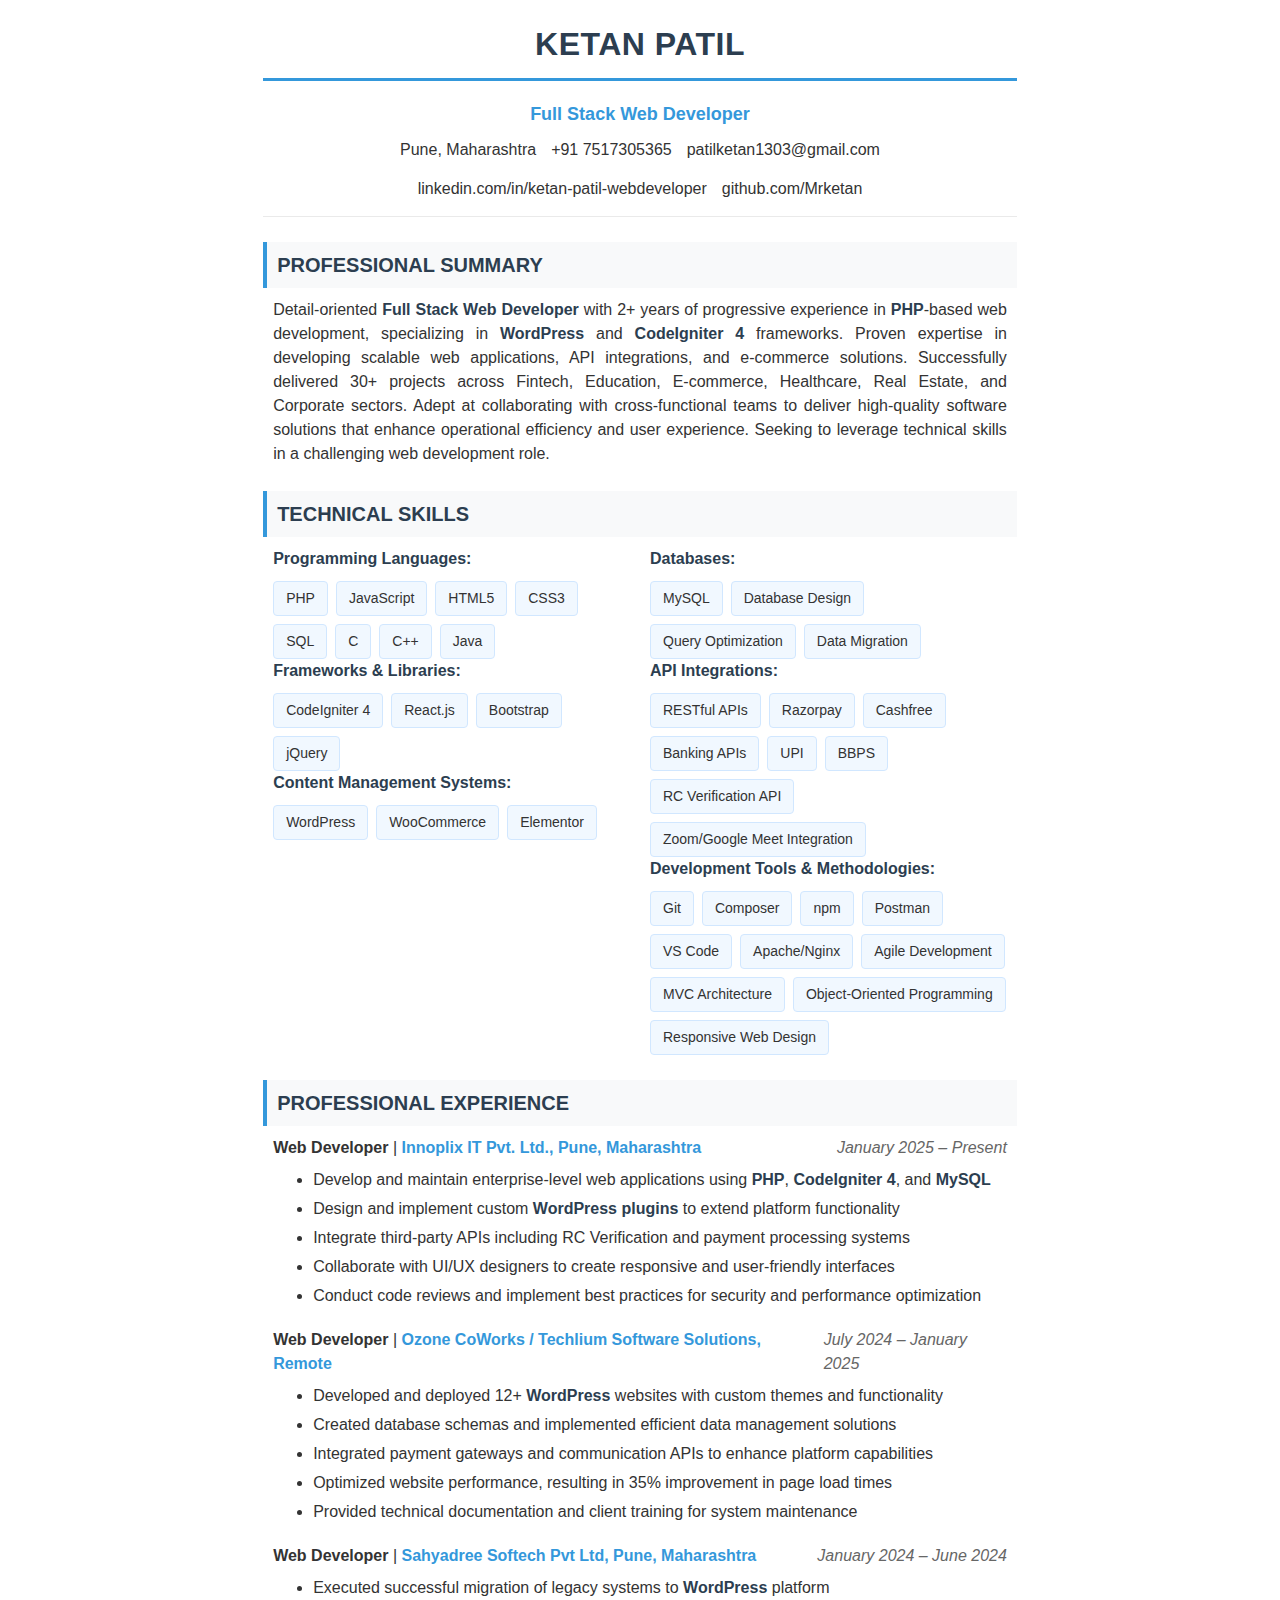
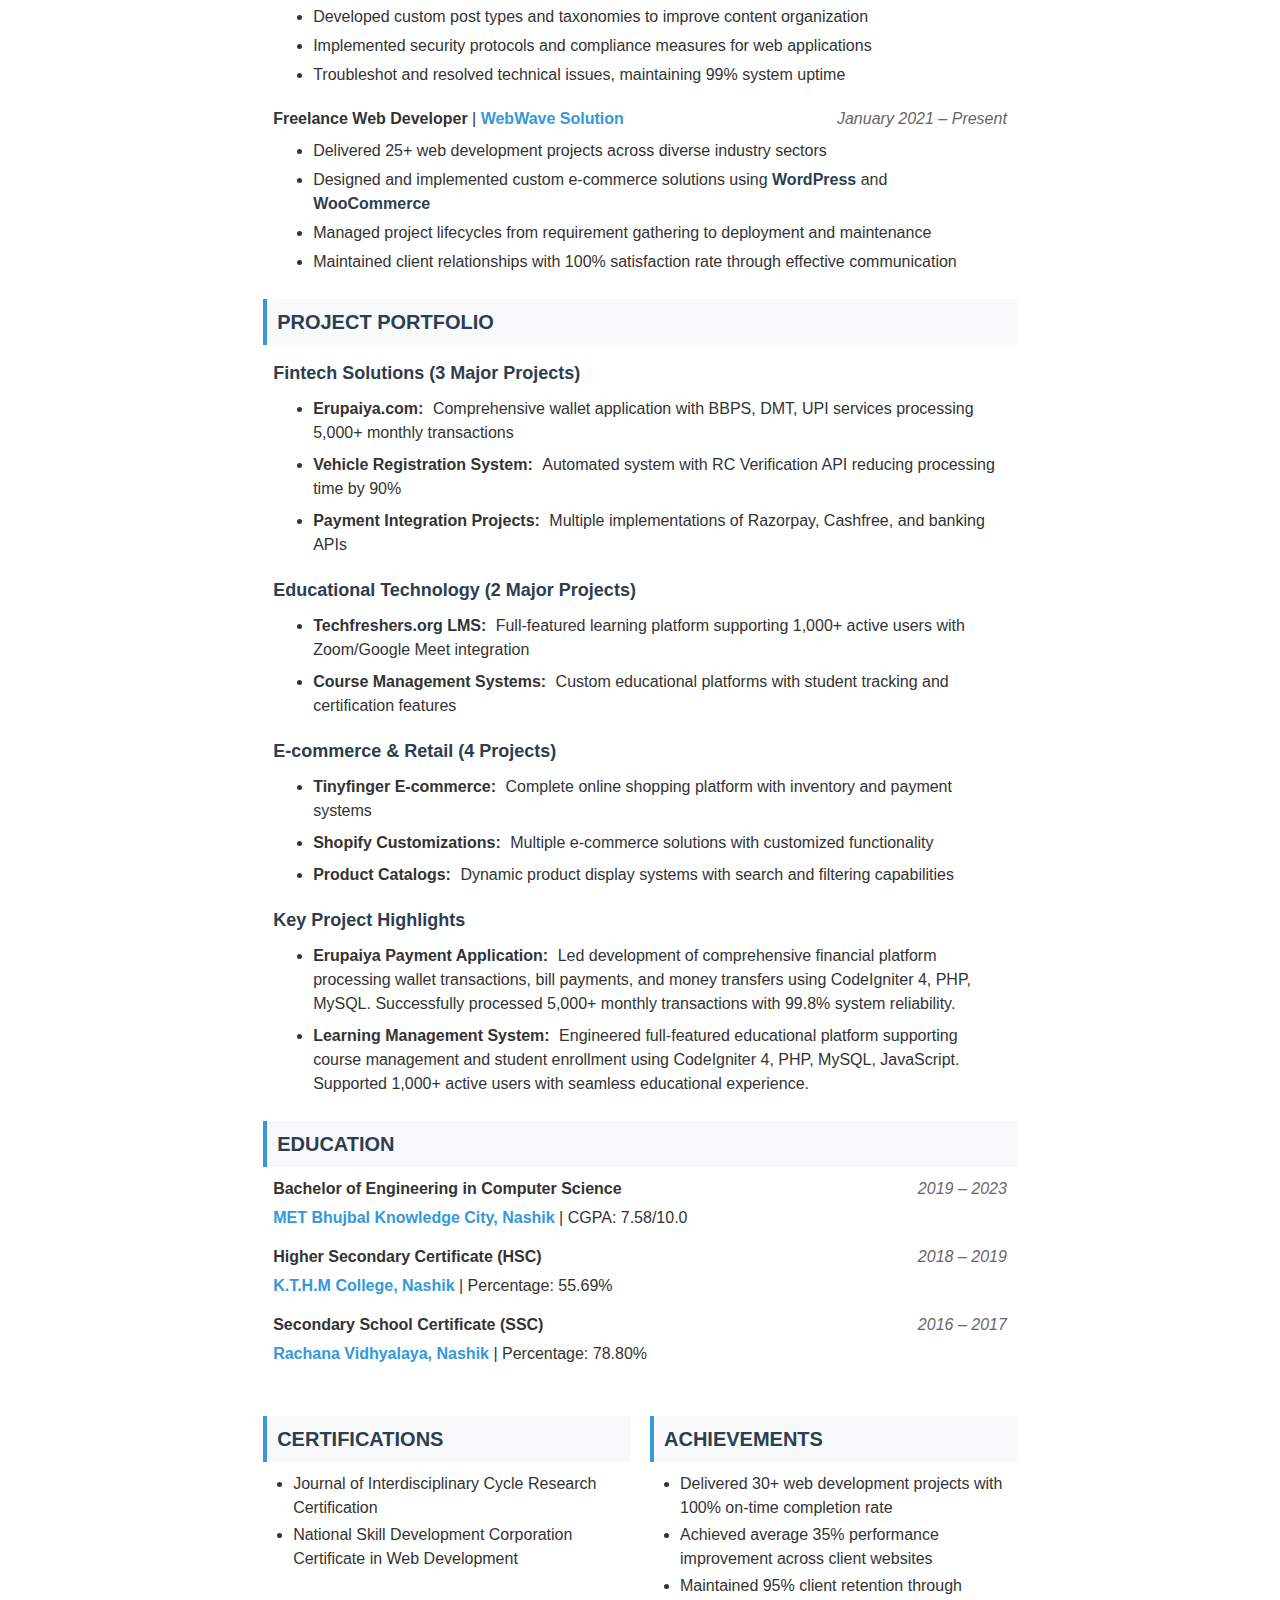
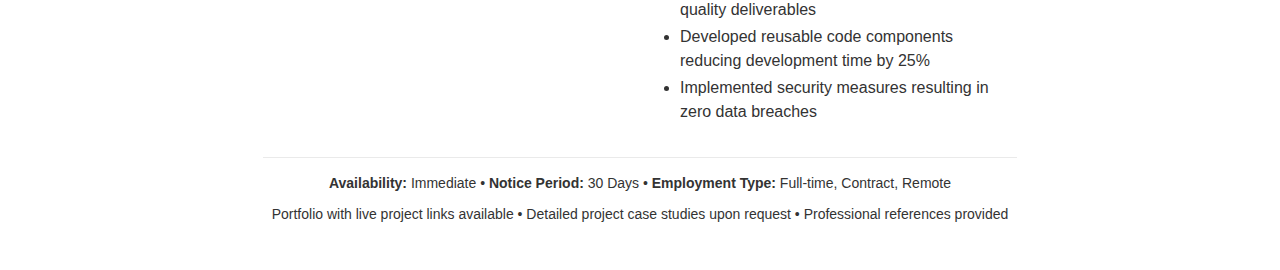
<file: resume.html>
<!DOCTYPE html>
<html lang="en">
<head>
    <meta charset="UTF-8">
    <meta name="viewport" content="width=device-width, initial-scale=1.0">
    <title>Ketan Patil - Full Stack Web Developer Resume</title>
    <style>
        /* Base Styles - ATS Friendly */
        * {
            margin: 0;
            padding: 0;
            box-sizing: border-box;
        }
        
        body {
            font-family: Arial, sans-serif;
            line-height: 1.5;
            color: #333;
            background-color: #fff;
            max-width: 210mm; /* A4 width */
            margin: 0 auto;
            padding: 20px;
        }
        
        /* Headings - Clear hierarchy for ATS */
        h1, h2, h3, h4 {
            color: #2c3e50;
            margin-bottom: 10px;
        }
        
        h1 {
            font-size: 28px;
            border-bottom: 3px solid #3498db;
            padding-bottom: 10px;
            margin-bottom: 20px;
        }
        
        h2 {
            font-size: 20px;
            background-color: #f8f9fa;
            padding: 8px 10px;
            margin-top: 25px;
            border-left: 4px solid #3498db;
        }
        
        h3 {
            font-size: 18px;
            margin-top: 15px;
        }
        
        h4 {
            font-size: 16px;
            font-weight: 600;
        }
        
        /* Contact Info Section */
        .contact-info {
            text-align: center;
            margin-bottom: 25px;
            padding-bottom: 15px;
            border-bottom: 1px solid #eaeaea;
        }
        
        .name-title {
            margin-bottom: 10px;
        }
        
        .name {
            font-size: 32px;
            font-weight: 700;
            color: #2c3e50;
            letter-spacing: 0.5px;
        }
        
        .title {
            font-size: 18px;
            color: #3498db;
            font-weight: 600;
        }
        
        .contact-details {
            display: flex;
            flex-wrap: wrap;
            justify-content: center;
            gap: 15px;
            margin-top: 10px;
        }
        
        .contact-item {
            display: flex;
            align-items: center;
            gap: 5px;
        }
        
        /* Content Sections */
        .section {
            margin-bottom: 25px;
        }
        
        .section-content {
            padding: 0 10px;
        }
        
        /* Professional Summary */
        .summary {
            text-align: justify;
        }
        
        /* Skills Section - Optimized for ATS keyword scanning */
        .skills-list {
            display: flex;
            flex-wrap: wrap;
            gap: 8px;
            margin-top: 10px;
        }
        
        .skill-item {
            background-color: #f1f8ff;
            border: 1px solid #d1e7ff;
            padding: 6px 12px;
            border-radius: 4px;
            font-size: 14px;
        }
        
        /* Experience Timeline */
        .experience-item {
            margin-bottom: 20px;
            page-break-inside: avoid;
        }
        
        .job-header {
            display: flex;
            justify-content: space-between;
            margin-bottom: 5px;
        }
        
        .job-title {
            font-weight: 600;
        }
        
        .company {
            color: #3498db;
            font-weight: 600;
        }
        
        .job-period {
            color: #666;
            font-style: italic;
        }
        
        .job-details {
            padding-left: 20px;
            margin-top: 8px;
        }
        
        .job-details li {
            margin-bottom: 5px;
        }
        
        /* Project Portfolio */
        .project-category {
            margin-bottom: 20px;
        }
        
        .project-list {
            padding-left: 20px;
        }
        
        .project-item {
            margin-bottom: 8px;
        }
        
        .project-title {
            font-weight: 600;
        }
        
        .project-description {
            margin-left: 5px;
        }
        
        /* Education */
        .education-item {
            margin-bottom: 15px;
        }
        
        .education-header {
            display: flex;
            justify-content: space-between;
            margin-bottom: 5px;
        }
        
        /* Lists */
        ul {
            list-style-type: disc;
        }
        
        ol {
            list-style-type: decimal;
        }
        
        li {
            margin-left: 20px;
            margin-bottom: 3px;
        }
        
        /* Highlight Keywords for ATS */
        .keyword {
            font-weight: 600;
            color: #2c3e50;
        }
        
        /* Two Column Layout for Skills */
        .two-column {
            display: grid;
            grid-template-columns: 1fr 1fr;
            gap: 20px;
        }
        
        /* Print-friendly styles */
        @media print {
            body {
                padding: 15px;
                font-size: 14px;
            }
            
            h1 {
                font-size: 24px;
            }
            
            h2 {
                font-size: 18px;
                page-break-after: avoid;
            }
            
            .experience-item, .project-category {
                page-break-inside: avoid;
            }
            
            .no-print {
                display: none;
            }
        }
        
        /* Mobile Responsive */
        @media (max-width: 768px) {
            body {
                padding: 15px;
            }
            
            .two-column {
                grid-template-columns: 1fr;
            }
            
            .contact-details {
                flex-direction: column;
                align-items: center;
                gap: 8px;
            }
            
            .job-header {
                flex-direction: column;
            }
        }
        
        /* ATS Optimization - Hidden elements for ATS parsing */
        .ats-helper {
            display: none;
        }
    </style>
</head>
<body>
    <!-- ATS Helper Section with Keywords -->
    <div class="ats-helper">
        PHP Developer WordPress CodeIgniter Full Stack Web Developer MySQL JavaScript HTML CSS RESTful APIs Git Agile WordPress Plugin Development WooCommerce Elementor jQuery Bootstrap React.js Payment Gateway Integration Razorpay Cashfree API Integration
    </div>
    
    <!-- Contact Information -->
    <div class="contact-info">
        <div class="name-title">
            <h1 class="name">KETAN PATIL</h1>
            <div class="title">Full Stack Web Developer</div>
        </div>
        
        <div class="contact-details">
            <div class="contact-item">
                <span>Pune, Maharashtra</span>
            </div>
            <div class="contact-item">
                <span>+91 7517305365</span>
            </div>
            <div class="contact-item">
                <span>patilketan1303@gmail.com</span>
            </div>
            <div class="contact-item">
                <span>linkedin.com/in/ketan-patil-webdeveloper</span>
            </div>
            <div class="contact-item">
                <span>github.com/Mrketan</span>
            </div>
        </div>
    </div>
    
    <!-- Professional Summary -->
    <div class="section">
        <h2>PROFESSIONAL SUMMARY</h2>
        <div class="section-content summary">
            <p>Detail-oriented <span class="keyword">Full Stack Web Developer</span> with 2+ years of progressive experience in <span class="keyword">PHP</span>-based web development, specializing in <span class="keyword">WordPress</span> and <span class="keyword">CodeIgniter 4</span> frameworks. Proven expertise in developing scalable web applications, API integrations, and e-commerce solutions. Successfully delivered 30+ projects across Fintech, Education, E-commerce, Healthcare, Real Estate, and Corporate sectors. Adept at collaborating with cross-functional teams to deliver high-quality software solutions that enhance operational efficiency and user experience. Seeking to leverage technical skills in a challenging web development role.</p>
        </div>
    </div>
    
    <!-- Technical Skills -->
    <div class="section">
        <h2>TECHNICAL SKILLS</h2>
        <div class="section-content two-column">
            <div>
                <h4>Programming Languages:</h4>
                <div class="skills-list">
                    <span class="skill-item">PHP</span>
                    <span class="skill-item">JavaScript</span>
                    <span class="skill-item">HTML5</span>
                    <span class="skill-item">CSS3</span>
                    <span class="skill-item">SQL</span>
                    <span class="skill-item">C</span>
                    <span class="skill-item">C++</span>
                    <span class="skill-item">Java</span>
                </div>
                
                <h4>Frameworks & Libraries:</h4>
                <div class="skills-list">
                    <span class="skill-item">CodeIgniter 4</span>
                    <span class="skill-item">React.js</span>
                    <span class="skill-item">Bootstrap</span>
                    <span class="skill-item">jQuery</span>
                </div>
                
                <h4>Content Management Systems:</h4>
                <div class="skills-list">
                    <span class="skill-item">WordPress</span>
                    <span class="skill-item">WooCommerce</span>
                    <span class="skill-item">Elementor</span>
                </div>
            </div>
            
            <div>
                <h4>Databases:</h4>
                <div class="skills-list">
                    <span class="skill-item">MySQL</span>
                    <span class="skill-item">Database Design</span>
                    <span class="skill-item">Query Optimization</span>
                    <span class="skill-item">Data Migration</span>
                </div>
                
                <h4>API Integrations:</h4>
                <div class="skills-list">
                    <span class="skill-item">RESTful APIs</span>
                    <span class="skill-item">Razorpay</span>
                    <span class="skill-item">Cashfree</span>
                    <span class="skill-item">Banking APIs</span>
                    <span class="skill-item">UPI</span>
                    <span class="skill-item">BBPS</span>
                    <span class="skill-item">RC Verification API</span>
                    <span class="skill-item">Zoom/Google Meet Integration</span>
                </div>
                
                <h4>Development Tools & Methodologies:</h4>
                <div class="skills-list">
                    <span class="skill-item">Git</span>
                    <span class="skill-item">Composer</span>
                    <span class="skill-item">npm</span>
                    <span class="skill-item">Postman</span>
                    <span class="skill-item">VS Code</span>
                    <span class="skill-item">Apache/Nginx</span>
                    <span class="skill-item">Agile Development</span>
                    <span class="skill-item">MVC Architecture</span>
                    <span class="skill-item">Object-Oriented Programming</span>
                    <span class="skill-item">Responsive Web Design</span>
                </div>
            </div>
        </div>
    </div>
    
    <!-- Professional Experience -->
    <div class="section">
        <h2>PROFESSIONAL EXPERIENCE</h2>
        <div class="section-content">
            
            <div class="experience-item">
                <div class="job-header">
                    <div>
                        <span class="job-title">Web Developer</span> | 
                        <span class="company">Innoplix IT Pvt. Ltd., Pune, Maharashtra</span>
                    </div>
                    <div class="job-period">January 2025 – Present</div>
                </div>
                <ul class="job-details">
                    <li>Develop and maintain enterprise-level web applications using <span class="keyword">PHP</span>, <span class="keyword">CodeIgniter 4</span>, and <span class="keyword">MySQL</span></li>
                    <li>Design and implement custom <span class="keyword">WordPress plugins</span> to extend platform functionality</li>
                    <li>Integrate third-party APIs including RC Verification and payment processing systems</li>
                    <li>Collaborate with UI/UX designers to create responsive and user-friendly interfaces</li>
                    <li>Conduct code reviews and implement best practices for security and performance optimization</li>
                </ul>
            </div>
            
            <div class="experience-item">
                <div class="job-header">
                    <div>
                        <span class="job-title">Web Developer</span> | 
                        <span class="company">Ozone CoWorks / Techlium Software Solutions, Remote</span>
                    </div>
                    <div class="job-period">July 2024 – January 2025</div>
                </div>
                <ul class="job-details">
                    <li>Developed and deployed 12+ <span class="keyword">WordPress</span> websites with custom themes and functionality</li>
                    <li>Created database schemas and implemented efficient data management solutions</li>
                    <li>Integrated payment gateways and communication APIs to enhance platform capabilities</li>
                    <li>Optimized website performance, resulting in 35% improvement in page load times</li>
                    <li>Provided technical documentation and client training for system maintenance</li>
                </ul>
            </div>
            
            <div class="experience-item">
                <div class="job-header">
                    <div>
                        <span class="job-title">Web Developer</span> | 
                        <span class="company">Sahyadree Softech Pvt Ltd, Pune, Maharashtra</span>
                    </div>
                    <div class="job-period">January 2024 – June 2024</div>
                </div>
                <ul class="job-details">
                    <li>Executed successful migration of legacy systems to <span class="keyword">WordPress</span> platform</li>
                    <li>Developed custom post types and taxonomies to improve content organization</li>
                    <li>Implemented security protocols and compliance measures for web applications</li>
                    <li>Troubleshot and resolved technical issues, maintaining 99% system uptime</li>
                </ul>
            </div>
            
            <div class="experience-item">
                <div class="job-header">
                    <div>
                        <span class="job-title">Freelance Web Developer</span> | 
                        <span class="company">WebWave Solution</span>
                    </div>
                    <div class="job-period">January 2021 – Present</div>
                </div>
                <ul class="job-details">
                    <li>Delivered 25+ web development projects across diverse industry sectors</li>
                    <li>Designed and implemented custom e-commerce solutions using <span class="keyword">WordPress</span> and <span class="keyword">WooCommerce</span></li>
                    <li>Managed project lifecycles from requirement gathering to deployment and maintenance</li>
                    <li>Maintained client relationships with 100% satisfaction rate through effective communication</li>
                </ul>
            </div>
        </div>
    </div>
    
    <!-- Project Portfolio -->
    <div class="section">
        <h2>PROJECT PORTFOLIO</h2>
        <div class="section-content">
            
            <div class="project-category">
                <h3>Fintech Solutions (3 Major Projects)</h3>
                <ul class="project-list">
                    <li class="project-item">
                        <span class="project-title">Erupaiya.com:</span>
                        <span class="project-description">Comprehensive wallet application with BBPS, DMT, UPI services processing 5,000+ monthly transactions</span>
                    </li>
                    <li class="project-item">
                        <span class="project-title">Vehicle Registration System:</span>
                        <span class="project-description">Automated system with RC Verification API reducing processing time by 90%</span>
                    </li>
                    <li class="project-item">
                        <span class="project-title">Payment Integration Projects:</span>
                        <span class="project-description">Multiple implementations of Razorpay, Cashfree, and banking APIs</span>
                    </li>
                </ul>
            </div>
            
            <div class="project-category">
                <h3>Educational Technology (2 Major Projects)</h3>
                <ul class="project-list">
                    <li class="project-item">
                        <span class="project-title">Techfreshers.org LMS:</span>
                        <span class="project-description">Full-featured learning platform supporting 1,000+ active users with Zoom/Google Meet integration</span>
                    </li>
                    <li class="project-item">
                        <span class="project-title">Course Management Systems:</span>
                        <span class="project-description">Custom educational platforms with student tracking and certification features</span>
                    </li>
                </ul>
            </div>
            
            <div class="project-category">
                <h3>E-commerce & Retail (4 Projects)</h3>
                <ul class="project-list">
                    <li class="project-item">
                        <span class="project-title">Tinyfinger E-commerce:</span>
                        <span class="project-description">Complete online shopping platform with inventory and payment systems</span>
                    </li>
                    <li class="project-item">
                        <span class="project-title">Shopify Customizations:</span>
                        <span class="project-description">Multiple e-commerce solutions with customized functionality</span>
                    </li>
                    <li class="project-item">
                        <span class="project-title">Product Catalogs:</span>
                        <span class="project-description">Dynamic product display systems with search and filtering capabilities</span>
                    </li>
                </ul>
            </div>
            
            <div class="project-category">
                <h3>Key Project Highlights</h3>
                <ul class="project-list">
                    <li class="project-item">
                        <span class="project-title">Erupaiya Payment Application:</span>
                        <span class="project-description">Led development of comprehensive financial platform processing wallet transactions, bill payments, and money transfers using CodeIgniter 4, PHP, MySQL. Successfully processed 5,000+ monthly transactions with 99.8% system reliability.</span>
                    </li>
                    <li class="project-item">
                        <span class="project-title">Learning Management System:</span>
                        <span class="project-description">Engineered full-featured educational platform supporting course management and student enrollment using CodeIgniter 4, PHP, MySQL, JavaScript. Supported 1,000+ active users with seamless educational experience.</span>
                    </li>
                </ul>
            </div>
        </div>
    </div>
    
    <!-- Education -->
    <div class="section">
        <h2>EDUCATION</h2>
        <div class="section-content">
            
            <div class="education-item">
                <div class="education-header">
                    <div>
                        <span class="job-title">Bachelor of Engineering in Computer Science</span>
                    </div>
                    <div class="job-period">2019 – 2023</div>
                </div>
                <div>
                    <span class="company">MET Bhujbal Knowledge City, Nashik</span> | CGPA: 7.58/10.0
                </div>
            </div>
            
            <div class="education-item">
                <div class="education-header">
                    <div>
                        <span class="job-title">Higher Secondary Certificate (HSC)</span>
                    </div>
                    <div class="job-period">2018 – 2019</div>
                </div>
                <div>
                    <span class="company">K.T.H.M College, Nashik</span> | Percentage: 55.69%
                </div>
            </div>
            
            <div class="education-item">
                <div class="education-header">
                    <div>
                        <span class="job-title">Secondary School Certificate (SSC)</span>
                    </div>
                    <div class="job-period">2016 – 2017</div>
                </div>
                <div>
                    <span class="company">Rachana Vidhyalaya, Nashik</span> | Percentage: 78.80%
                </div>
            </div>
        </div>
    </div>
    
    <!-- Certifications & Achievements -->
    <div class="section two-column">
        <div>
            <h2>CERTIFICATIONS</h2>
            <div class="section-content">
                <ul>
                    <li>Journal of Interdisciplinary Cycle Research Certification</li>
                    <li>National Skill Development Corporation Certificate in Web Development</li>
                </ul>
            </div>
        </div>
        
        <div>
            <h2>ACHIEVEMENTS</h2>
            <div class="section-content">
                <ul>
                    <li>Delivered 30+ web development projects with 100% on-time completion rate</li>
                    <li>Achieved average 35% performance improvement across client websites</li>
                    <li>Maintained 95% client retention through quality deliverables</li>
                    <li>Developed reusable code components reducing development time by 25%</li>
                    <li>Implemented security measures resulting in zero data breaches</li>
                </ul>
            </div>
        </div>
    </div>
    
    <!-- Footer -->
    <div class="section" style="margin-top: 30px; padding-top: 15px; border-top: 1px solid #eaeaea; font-size: 14px;">
        <div style="text-align: center;">
            <p><strong>Availability:</strong> Immediate • <strong>Notice Period:</strong> 30 Days • <strong>Employment Type:</strong> Full-time, Contract, Remote</p>
            <p style="margin-top: 10px;">Portfolio with live project links available • Detailed project case studies upon request • Professional references provided</p>
        </div>
    </div>

</body>
</html>
</file>
